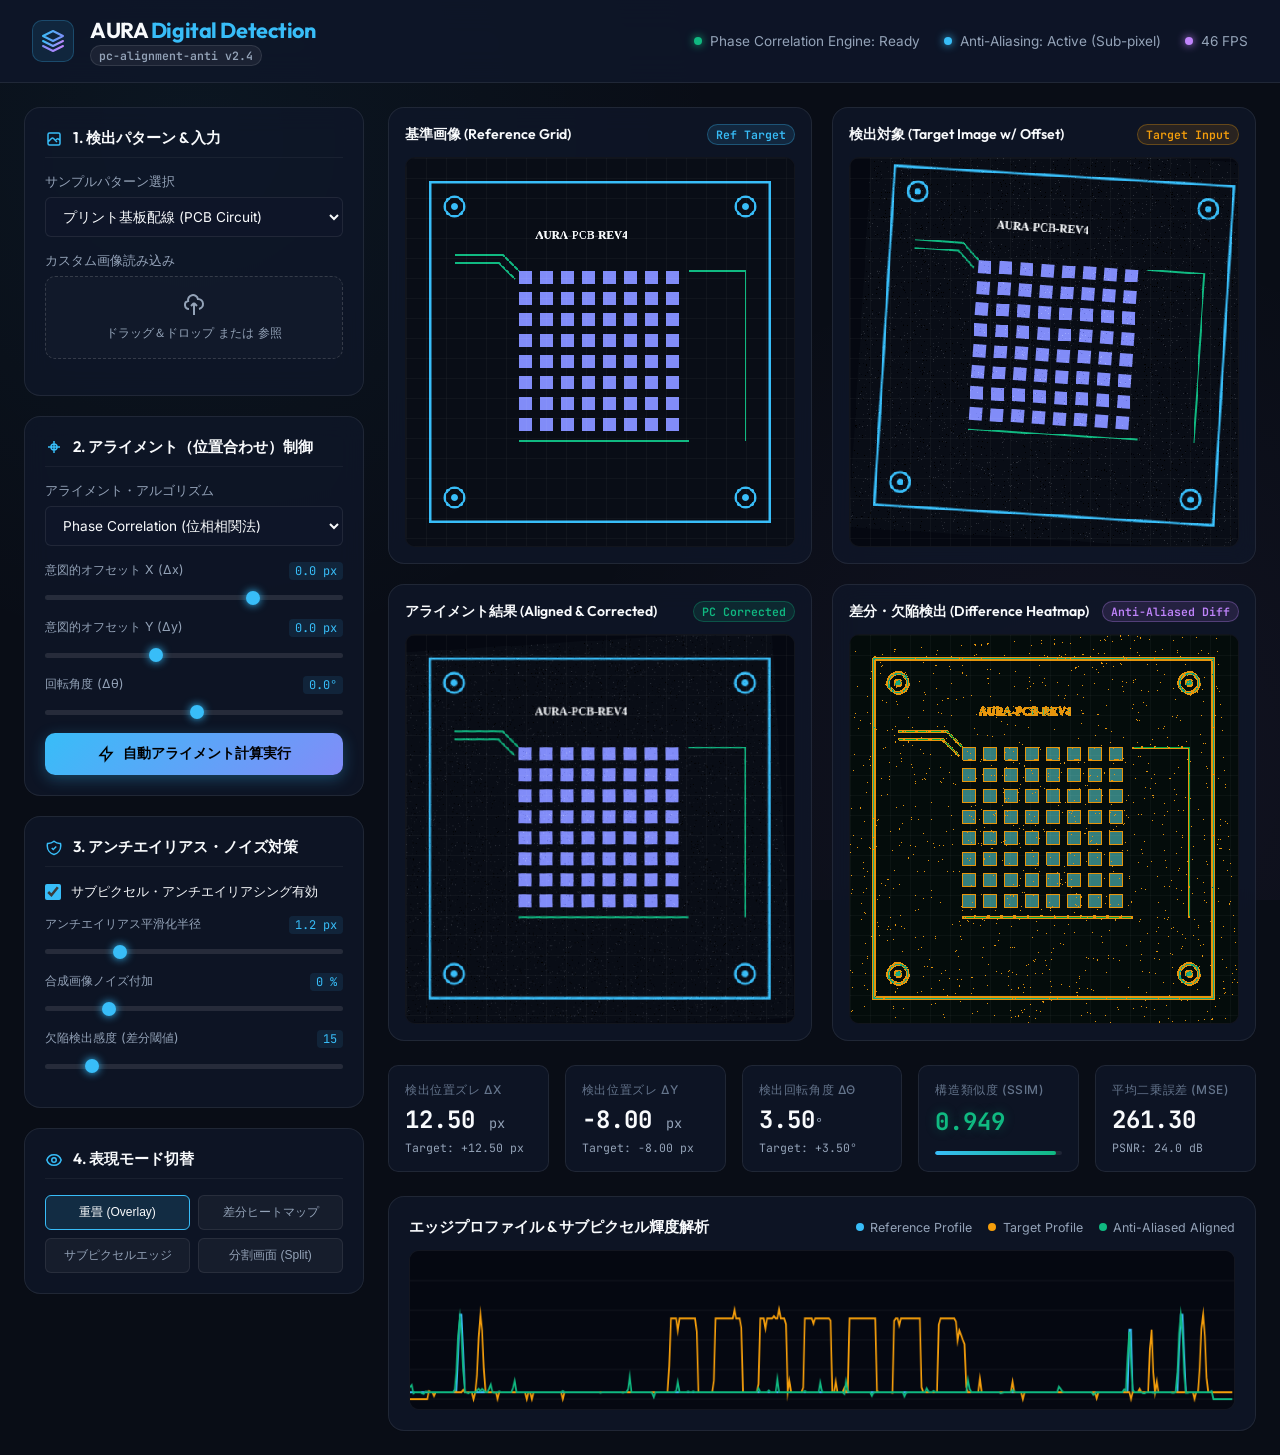
<file: index.html>
<!DOCTYPE html>
<html lang="ja">
<head>
  <meta charset="UTF-8">
  <meta name="viewport" content="width=device-width, initial-scale=1.0">
  <title>AURA Digital Detection - PC Alignment & Anti-Aliasing Engine</title>
  <link rel="preconnect" href="https://fonts.googleapis.com">
  <link rel="preconnect" href="https://fonts.gstatic.com" crossorigin>
  <link href="https://fonts.googleapis.com/css2?family=Inter:wght@300;400;500;600;700&family=JetBrains+Mono:wght@400;500;700&family=Outfit:wght@400;600;700&display=swap" rel="stylesheet">
  <link rel="stylesheet" href="style.css">
</head>
<body>
  <div class="app-container">
    <!-- Header -->
    <header class="app-header">
      <div class="logo-area">
        <div class="logo-icon">
          <svg width="24" height="24" viewBox="0 0 24 24" fill="none" xmlns="http://www.w3.org/2000/svg">
            <path d="M12 2L2 7L12 12L22 7L12 2Z" stroke="url(#paint0_linear)" stroke-width="2" stroke-linecap="round" stroke-linejoin="round"/>
            <path d="M2 17L12 22L22 17" stroke="url(#paint1_linear)" stroke-width="2" stroke-linecap="round" stroke-linejoin="round"/>
            <path d="M2 12L12 17L22 12" stroke="url(#paint2_linear)" stroke-width="2" stroke-linecap="round" stroke-linejoin="round"/>
            <defs>
              <linearGradient id="paint0_linear" x1="2" y1="2" x2="22" y2="12" gradientUnits="userSpaceOnUse">
                <stop stop-color="#38BDF8"/>
                <stop offset="1" stop-color="#818CF8"/>
              </linearGradient>
              <linearGradient id="paint1_linear" x1="2" y1="17" x2="22" y2="22" gradientUnits="userSpaceOnUse">
                <stop stop-color="#818CF8"/>
                <stop offset="1" stop-color="#C084FC"/>
              </linearGradient>
              <linearGradient id="paint2_linear" x1="2" y1="12" x2="22" y2="17" gradientUnits="userSpaceOnUse">
                <stop stop-color="#38BDF8"/>
                <stop offset="1" stop-color="#C084FC"/>
              </linearGradient>
            </defs>
          </svg>
        </div>
        <div class="logo-text">
          <h1>AURA <span>Digital Detection</span></h1>
          <span class="badge">pc-alignment-anti v2.4</span>
        </div>
      </div>

      <div class="status-bar">
        <div class="status-item">
          <span class="status-dot green"></span>
          <span>Phase Correlation Engine: Ready</span>
        </div>
        <div class="status-item">
          <span class="status-dot blue"></span>
          <span>Anti-Aliasing: Active (Sub-pixel)</span>
        </div>
        <div class="status-item">
          <span class="status-dot purple"></span>
          <span id="fpsCounter">60 FPS</span>
        </div>
      </div>
    </header>

    <!-- Main Workspace -->
    <div class="main-layout">
      <!-- Sidebar Controls -->
      <aside class="sidebar">
        <!-- Input & Pattern Panel -->
        <section class="panel">
          <h3 class="panel-title">
            <svg class="panel-icon" viewBox="0 0 24 24" fill="none" stroke="currentColor" stroke-width="2"><path d="M4 16l4.586-4.586a2 2 0 012.828 0L16 16m-2-2l1.586-1.586a2 2 0 012.828 0L20 14m-6-6h.01M6 20h12a2 2 0 002-2V6a2 2 0 00-2-2H6a2 2 0 00-2 2v12a2 2 0 002 2z"/></svg>
            1. 検出パターン & 入力
          </h3>
          <div class="control-group">
            <label for="patternSelect">サンプルパターン選択</label>
            <select id="patternSelect" class="styled-select">
              <option value="pcb">プリント基板配線 (PCB Circuit)</option>
              <option value="grid">光学アライメントグリッド (Optical Grid)</option>
              <option value="dots">高密度点群アライメント (Point Cloud)</option>
              <option value="semiconductor">半導体ウェハパターン (Wafer Die)</option>
            </select>
          </div>

          <div class="control-group">
            <label>カスタム画像読み込み</label>
            <div class="file-dropzone" id="dropzone">
              <input type="file" id="fileInput" accept="image/*" class="file-input">
              <svg width="24" height="24" viewBox="0 0 24 24" fill="none" stroke="currentColor" stroke-width="2"><path d="M7 16a4 4 0 01-.88-7.903A5 5 0 1115.9 6L16 6a5 5 0 011 9.9M15 13l-3-3m0 0l-3 3m3-3v12"/></svg>
              <span>ドラッグ＆ドロップ または 参照</span>
            </div>
          </div>
        </section>

        <!-- Alignment Engine Panel -->
        <section class="panel">
          <h3 class="panel-title">
            <svg class="panel-icon" viewBox="0 0 24 24" fill="none" stroke="currentColor" stroke-width="2"><path d="M12 4v16m8-8H4m12 0a4 4 0 11-8 0 4 4 0 018 0z"/></svg>
            2. アライメント（位置合わせ）制御
          </h3>
          <div class="control-group">
            <label for="algorithmSelect">アライメント・アルゴリズム</label>
            <select id="algorithmSelect" class="styled-select">
              <option value="phase_correlation">Phase Correlation (位相相関法)</option>
              <option value="pca_pointcloud">PCA Point Cloud Alignment (主成分点群法)</option>
              <option value="feature_matching">Feature Intensity Search (特徴量探索)</option>
            </select>
          </div>

          <div class="slider-group">
            <div class="slider-header">
              <label for="shiftXSlider">意図的オフセット X (&Delta;x)</label>
              <span id="shiftXVal" class="val-badge">0.0 px</span>
            </div>
            <input type="range" id="shiftXSlider" min="-30" max="30" step="0.5" value="12.5">
          </div>

          <div class="slider-group">
            <div class="slider-header">
              <label for="shiftYSlider">意図的オフセット Y (&Delta;y)</label>
              <span id="shiftYVal" class="val-badge">0.0 px</span>
            </div>
            <input type="range" id="shiftYSlider" min="-30" max="30" step="0.5" value="-8.0">
          </div>

          <div class="slider-group">
            <div class="slider-header">
              <label for="rotationSlider">回転角度 (&Delta;&theta;)</label>
              <span id="rotationVal" class="val-badge">0.0&deg;</span>
            </div>
            <input type="range" id="rotationSlider" min="-180" max="180" step="0.5" value="3.5">
          </div>

          <button id="btnAutoAlign" class="btn btn-primary">
            <svg width="18" height="18" viewBox="0 0 24 24" fill="none" stroke="currentColor" stroke-width="2"><path d="M13 10V3L4 14h7v7l9-11h-7z"/></svg>
            自動アライメント計算実行
          </button>
        </section>

        <!-- Anti-Aliasing & Noise Filter Panel -->
        <section class="panel">
          <h3 class="panel-title">
            <svg class="panel-icon" viewBox="0 0 24 24" fill="none" stroke="currentColor" stroke-width="2"><path d="M9 12l2 2 4-4m5.618-4.016A11.955 11.955 0 0112 2.944a11.955 11.955 0 01-8.618 3.04A12.02 12.02 0 003 9c0 5.591 3.824 10.29 9 11.622 5.176-1.332 9-6.03 9-11.622 0-1.042-.133-2.052-.382-3.016z"/></svg>
            3. アンチエイリアス・ノイズ対策
          </h3>
          
          <div class="checkbox-group">
            <input type="checkbox" id="chkAntiAliasing" checked>
            <label for="chkAntiAliasing">サブピクセル・アンチエイリアシング有効</label>
          </div>

          <div class="slider-group">
            <div class="slider-header">
              <label for="blurRadiusSlider">アンチエイリアス平滑化半径</label>
              <span id="blurRadiusVal" class="val-badge">1.2 px</span>
            </div>
            <input type="range" id="blurRadiusSlider" min="0" max="5" step="0.1" value="1.2">
          </div>

          <div class="slider-group">
            <div class="slider-header">
              <label for="noiseLevelSlider">合成画像ノイズ付加</label>
              <span id="noiseLevelVal" class="val-badge">0 %</span>
            </div>
            <input type="range" id="noiseLevelSlider" min="0" max="25" step="1" value="5">
          </div>

          <div class="slider-group">
            <div class="slider-header">
              <label for="diffThresholdSlider">欠陥検出感度 (差分閾値)</label>
              <span id="diffThresholdVal" class="val-badge">15</span>
            </div>
            <input type="range" id="diffThresholdSlider" min="1" max="100" step="1" value="15">
          </div>
        </section>

        <!-- View Mode Panel -->
        <section class="panel">
          <h3 class="panel-title">
            <svg class="panel-icon" viewBox="0 0 24 24" fill="none" stroke="currentColor" stroke-width="2"><path d="M15 12a3 3 0 11-6 0 3 3 0 016 0z"/><path d="M2.458 12C3.732 7.943 7.523 5 12 5c4.478 0 8.268 2.943 9.542 7-1.274 4.057-5.064 7-9.542 7-4.477 0-8.268-2.943-9.542-7z"/></svg>
            4. 表現モード切替
          </h3>
          <div class="view-mode-buttons">
            <button class="btn-mode active" data-mode="overlay">重畳 (Overlay)</button>
            <button class="btn-mode" data-mode="diff">差分ヒートマップ</button>
            <button class="btn-mode" data-mode="subpixel">サブピクセルエッジ</button>
            <button class="btn-mode" data-mode="split">分割画面 (Split)</button>
          </div>
        </section>
      </aside>

      <!-- Main Display & Analytics Container -->
      <main class="content-area">
        <!-- Display Viewports Grid -->
        <div class="viewports-grid">
          <!-- Viewport 1: Reference -->
          <div class="viewport-card">
            <div class="card-header">
              <span class="card-title">基準画像 (Reference Grid)</span>
              <span class="badge blue">Ref Target</span>
            </div>
            <div class="canvas-wrapper">
              <canvas id="canvasRef" width="480" height="480"></canvas>
            </div>
          </div>

          <!-- Viewport 2: Target / Shifted -->
          <div class="viewport-card">
            <div class="card-header">
              <span class="card-title">検出対象 (Target Image w/ Offset)</span>
              <span class="badge amber">Target Input</span>
            </div>
            <div class="canvas-wrapper">
              <canvas id="canvasTarget" width="480" height="480"></canvas>
            </div>
          </div>

          <!-- Viewport 3: Aligned Result -->
          <div class="viewport-card">
            <div class="card-header">
              <span class="card-title">アライメント結果 (Aligned & Corrected)</span>
              <span class="badge green" id="alignedBadge">PC Corrected</span>
            </div>
            <div class="canvas-wrapper">
              <canvas id="canvasAligned" width="480" height="480"></canvas>
            </div>
          </div>

          <!-- Viewport 4: Difference / Heatmap -->
          <div class="viewport-card">
            <div class="card-header">
              <span class="card-title">差分・欠陥検出 (Difference Heatmap)</span>
              <span class="badge purple">Anti-Aliased Diff</span>
            </div>
            <div class="canvas-wrapper">
              <canvas id="canvasDiff" width="480" height="480"></canvas>
            </div>
          </div>
        </div>

        <!-- Metrics Dashboard -->
        <section class="metrics-section">
          <div class="metric-card">
            <div class="metric-label">検出位置ズレ &Delta;X</div>
            <div class="metric-value" id="metricDeltaX">0.00 <span class="unit">px</span></div>
            <div class="metric-sub" id="subDeltaX">Target: +12.50 px</div>
          </div>

          <div class="metric-card">
            <div class="metric-label">検出位置ズレ &Delta;Y</div>
            <div class="metric-value" id="metricDeltaY">0.00 <span class="unit">px</span></div>
            <div class="metric-sub" id="subDeltaY">Target: -8.00 px</div>
          </div>

          <div class="metric-card">
            <div class="metric-label">検出回転角度 &Delta;&theta;</div>
            <div class="metric-value" id="metricDeltaTheta">0.00<span class="unit">&deg;</span></div>
            <div class="metric-sub" id="subDeltaTheta">Target: +3.50&deg;</div>
          </div>

          <div class="metric-card">
            <div class="metric-label">構造類似度 (SSIM)</div>
            <div class="metric-value highlight" id="metricSSIM">0.998</div>
            <div class="metric-progress">
              <div class="progress-bar" id="barSSIM" style="width: 99.8%;"></div>
            </div>
          </div>

          <div class="metric-card">
            <div class="metric-label">平均二乗誤差 (MSE)</div>
            <div class="metric-value" id="metricMSE">0.12</div>
            <div class="metric-sub">PSNR: <span id="metricPSNR">37.4 dB</span></div>
          </div>
        </section>

        <!-- Dynamic Profile Graph & Analysis -->
        <section class="analysis-panel">
          <div class="analysis-header">
            <h3>エッジプロファイル & サブピクセル輝度解析</h3>
            <div class="legend">
              <span class="legend-item"><span class="dot ref"></span> Reference Profile</span>
              <span class="legend-item"><span class="dot target"></span> Target Profile</span>
              <span class="legend-item"><span class="dot aligned"></span> Anti-Aliased Aligned</span>
            </div>
          </div>
          <div class="graph-wrapper">
            <canvas id="graphCanvas" width="980" height="160"></canvas>
          </div>
        </section>
      </main>
    </div>
  </div>

  <script src="app.js"></script>
</body>
</html>
</file>
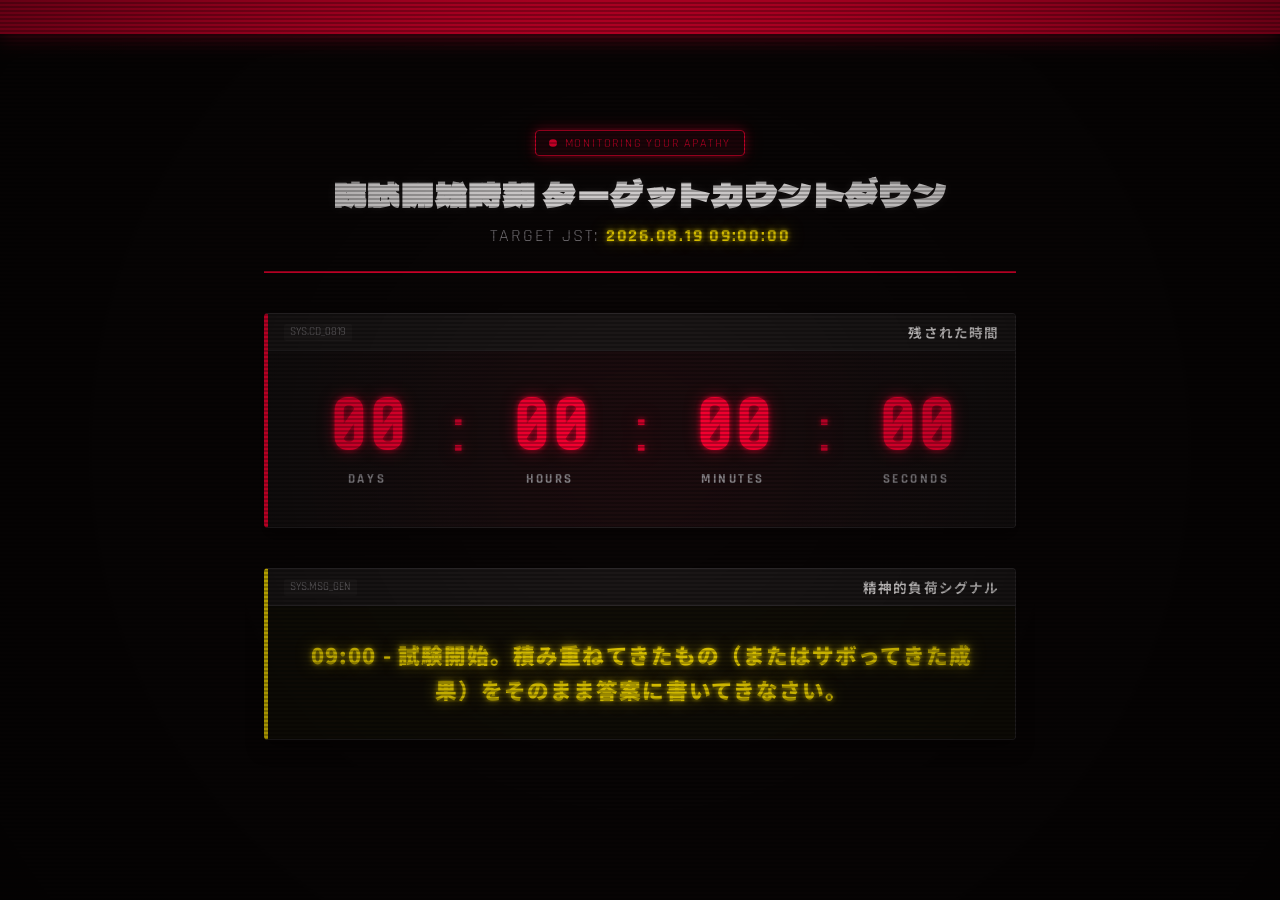
<file: countdown-app/index.html>
<!DOCTYPE html>
<html lang="ja">
<head>
    <meta charset="UTF-8">
    <meta name="viewport" content="width=device-width, initial-scale=1.0">
    <title>【警告】現実直視カウントダウンシステム</title>
    <meta name="description" content="2026年8月19日 院試開始に向けた現実突きつけカウントダウン。ライバルは今も勉強しています。">
    <!-- Google Fonts for Cyberpunk typography -->
    <link rel="preconnect" href="https://fonts.googleapis.com">
    <link rel="preconnect" href="https://fonts.gstatic.com" crossorigin>
    <link href="https://fonts.googleapis.com/css2?family=Dela+Gothic+One&family=Noto+Sans+JP:wght@400;700;900&family=Rajdhani:wght@600;700&family=Share+Tech+Mono&display=swap" rel="stylesheet">
    <link rel="stylesheet" href="style.css">
</head>
<body class="cyber-theme">
    <!-- CRT scanlines and flicker overlay for cyberpunk vibe -->
    <div class="crt-overlay" aria-hidden="true"></div>
    <div class="glitch-ambient" aria-hidden="true"></div>

    <!-- Header Warning Bar -->
    <header class="warning-ticker-bar" id="warning-header">
        <div class="ticker-wrap">
            <div class="ticker">
                <span class="warning-tag">[CRITICAL WARNING]</span> あなたの志望校の合格枠は増えません。他人がサボることを期待するな。&nbsp;&nbsp;&nbsp;&nbsp;&nbsp;&nbsp;
                <span class="warning-tag">[SYSTEM STATUS: DANGER]</span> 刻一刻とライバルとの差が開いています。&nbsp;&nbsp;&nbsp;&nbsp;&nbsp;&nbsp;
                <span class="warning-tag">[CRITICAL WARNING]</span> あなたの志望校の合格枠は増えません。他人がサボることを期待するな。&nbsp;&nbsp;&nbsp;&nbsp;&nbsp;&nbsp;
                <span class="warning-tag">[SYSTEM STATUS: DANGER]</span> 刻一刻とライバルとの差が開いています。&nbsp;&nbsp;&nbsp;&nbsp;&nbsp;&nbsp;
            </div>
        </div>
    </header>

    <!-- Main App Container -->
    <main class="app-container">
        <!-- System Title Block -->
        <section class="system-title-section">
            <div class="system-status-indicator">
                <span class="blink-dot"></span>
                <span class="status-text">MONITORING YOUR APATHY</span>
            </div>
            <h1 class="main-title">院試開始時刻 ターゲットカウントダウン</h1>
            <p class="target-date-label">TARGET JST: <span class="highlight-yellow">2026.08.19 09:00:00</span></p>
        </section>

        <!-- Countdown Timer Card -->
        <section class="card countdown-card">
            <div class="card-header">
                <span class="card-id">SYS.CD_0819</span>
                <h2>残された時間</h2>
            </div>
            <div class="timer-display">
                <div class="time-block">
                    <span class="time-num" id="timer-days">--</span>
                    <span class="time-unit">DAYS</span>
                </div>
                <div class="time-separator">:</div>
                <div class="time-block">
                    <span class="time-num" id="timer-hours">--</span>
                    <span class="time-unit">HOURS</span>
                </div>
                <div class="time-separator">:</div>
                <div class="time-block">
                    <span class="time-num" id="timer-minutes">--</span>
                    <span class="time-unit">MINUTES</span>
                </div>
                <div class="time-separator">:</div>
                <div class="time-block">
                    <span class="time-num" id="timer-seconds">--</span>
                    <span class="time-unit">SECONDS</span>
                </div>
            </div>
        </section>

        <!-- Threat Messages Card -->
        <section class="card message-card">
            <div class="card-header">
                <span class="card-id">SYS.MSG_GEN</span>
                <h2>精神的負荷シグナル</h2>
            </div>
            <div class="message-content">
                <p id="threat-message" class="threat-text">システム初期化中...</p>
            </div>
        </section>



    <script src="app.js"></script>
</body>
</html>
</file>
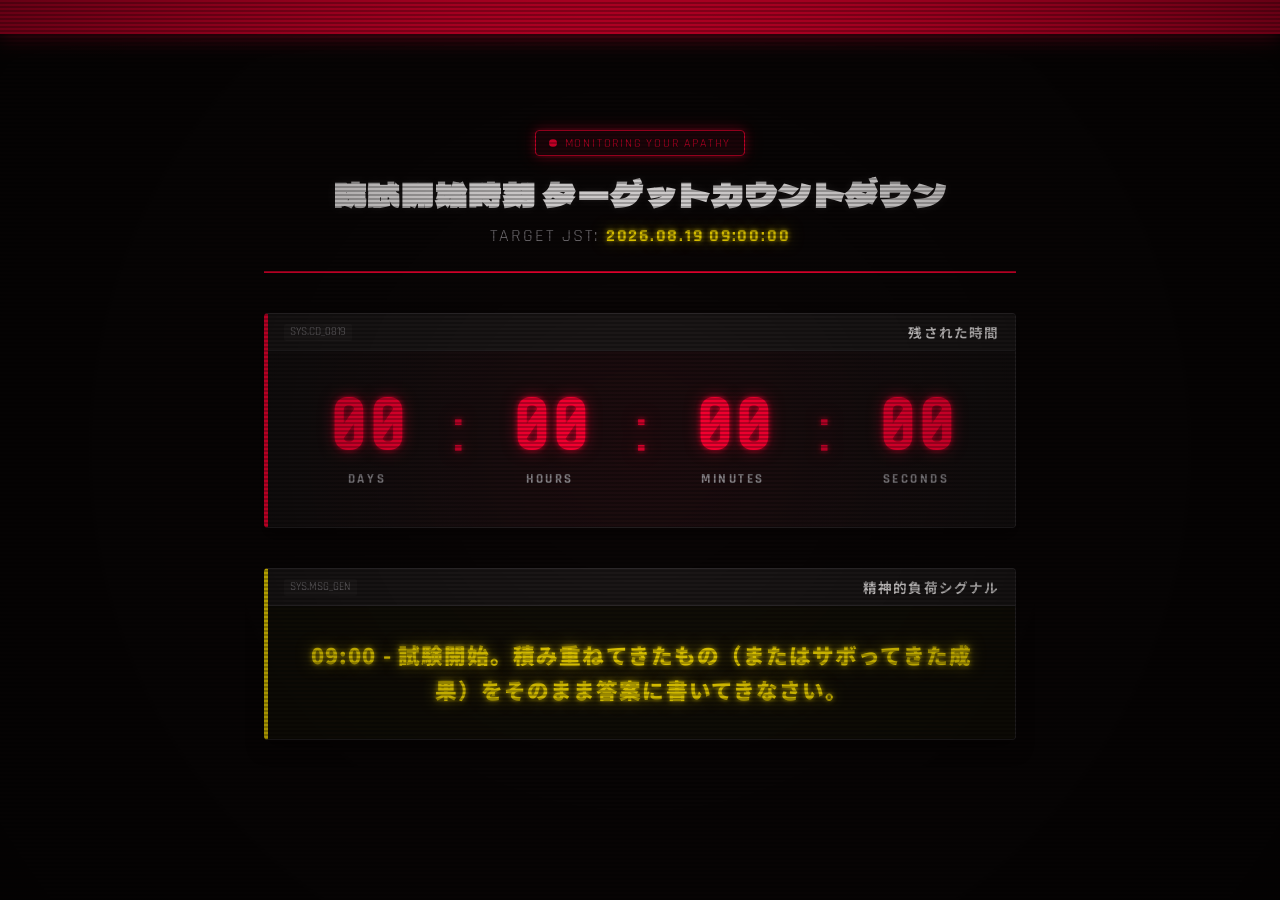
<file: countdown-app/index_standalone.html>
<!DOCTYPE html>
<html lang="ja">
<head>
    <meta charset="UTF-8">
    <meta name="viewport" content="width=device-width, initial-scale=1.0">
    <title>【警告】現実直視カウントダウンシステム</title>
    <meta name="description" content="2026年8月19日 院試開始に向けた現実突きつけカウントダウン。ライバルは今も勉強しています。">
    <!-- Google Fonts for Cyberpunk typography -->
    <link rel="preconnect" href="https://fonts.googleapis.com">
    <link rel="preconnect" href="https://fonts.gstatic.com" crossorigin>
    <link href="https://fonts.googleapis.com/css2?family=Dela+Gothic+One&family=Noto+Sans+JP:wght@400;700;900&family=Rajdhani:wght@600;700&family=Share+Tech+Mono&display=swap" rel="stylesheet">
    <style>
        /* Base Reset & Variables */
        :root {
            --bg-primary: #070707;
            --bg-card: #121212;
            --bg-card-header: #1a1a1a;
            --color-danger: #FF0033;
            --color-warning: #FFE600;
            --color-text-primary: #E5E5E5;
            --color-text-secondary: #8E8E93;
            --color-border: #2C2C2E;
            
            --shadow-danger-glow: 0 0 10px rgba(255, 0, 51, 0.4), 0 0 20px rgba(255, 0, 51, 0.2);
            --shadow-warning-glow: 0 0 10px rgba(255, 230, 0, 0.4), 0 0 20px rgba(255, 230, 0, 0.2);
            --glow-text-danger: 0 0 5px rgba(255, 0, 51, 0.8), 0 0 15px rgba(255, 0, 51, 0.5);
            --glow-text-warning: 0 0 5px rgba(255, 230, 0, 0.8), 0 0 15px rgba(255, 230, 0, 0.5);

            --font-digit: 'Share Tech Mono', monospace;
            --font-title: 'Dela Gothic One', sans-serif;
            --font-cyber: 'Rajdhani', sans-serif;
            --font-base: 'Noto Sans JP', sans-serif;
        }

        * {
            box-sizing: border-box;
            margin: 0;
            padding: 0;
        }

        body.cyber-theme {
            background-color: var(--bg-primary);
            color: var(--color-text-primary);
            font-family: var(--font-base);
            min-height: 100vh;
            display: flex;
            flex-direction: column;
            overflow-x: hidden;
            position: relative;
        }

        /* CRT Scanline Overlay Effect */
        .crt-overlay {
            position: fixed;
            top: 0;
            left: 0;
            width: 100%;
            height: 100%;
            background: linear-gradient(
                rgba(18, 16, 16, 0) 50%, 
                rgba(0, 0, 0, 0.25) 50%
            );
            background-size: 100% 4px;
            z-index: 9999;
            pointer-events: none;
        }

        .crt-overlay::after {
            content: " ";
            display: block;
            position: absolute;
            top: 0; left: 0; bottom: 0; right: 0;
            background: radial-gradient(circle, rgba(18,16,16,0) 0%, rgba(0,0,0,0.6) 100%);
            pointer-events: none;
        }

        /* Ambient Screen Flicker */
        @keyframes screen-flicker {
            0% { opacity: 0.98; }
            50% { opacity: 1; }
            100% { opacity: 0.99; }
        }

        .glitch-ambient {
            position: fixed;
            top: 0; left: 0; width: 100%; height: 100%;
            background: rgba(255, 0, 51, 0.015);
            z-index: 9998;
            pointer-events: none;
            animation: screen-flicker 0.15s infinite;
        }

        /* Header Warning Bar (Marquee Ticker) */
        .warning-ticker-bar {
            background-color: var(--color-danger);
            color: #FFFFFF;
            font-family: var(--font-cyber);
            font-weight: 700;
            font-size: 0.85rem;
            letter-spacing: 0.1em;
            padding: 0.5rem 0;
            position: fixed;
            top: 0;
            left: 0;
            width: 100%;
            z-index: 1000;
            box-shadow: 0 4px 20px rgba(255, 0, 51, 0.5);
            text-transform: uppercase;
        }

        .ticker-wrap {
            width: 100%;
            overflow: hidden;
        }

        .ticker {
            display: inline-block;
            white-space: nowrap;
            animation: marquee 25s linear infinite;
            padding-left: 100%;
        }

        .warning-tag {
            background-color: #000;
            color: var(--color-warning);
            padding: 0.1rem 0.4rem;
            margin-right: 0.5rem;
            font-size: 0.75rem;
            border-radius: 2px;
        }

        @keyframes marquee {
            0% { transform: translate3d(0, 0, 0); }
            100% { transform: translate3d(-100%, 0, 0); }
        }

        /* App Main Container */
        .app-container {
            max-width: 800px;
            width: 100%;
            margin: 6rem auto 2rem auto;
            padding: 2rem 1.5rem;
            display: flex;
            flex-direction: column;
            gap: 2.5rem;
            flex-grow: 1;
        }

        /* System Title Block */
        .system-title-section {
            text-align: center;
            border-bottom: 2px solid var(--color-danger);
            padding-bottom: 1.5rem;
            position: relative;
        }

        .system-status-indicator {
            display: inline-flex;
            align-items: center;
            gap: 0.5rem;
            background: rgba(255, 0, 51, 0.1);
            border: 1px solid var(--color-danger);
            padding: 0.3rem 0.8rem;
            border-radius: 4px;
            margin-bottom: 1rem;
            font-family: var(--font-cyber);
            font-size: 0.75rem;
            letter-spacing: 0.15em;
            color: var(--color-danger);
            box-shadow: var(--shadow-danger-glow);
        }

        .blink-dot {
            width: 8px;
            height: 8px;
            background-color: var(--color-danger);
            border-radius: 50%;
            animation: pulse 1s infinite alternate;
        }

        @keyframes pulse {
            0% { opacity: 0.3; transform: scale(0.9); }
            100% { opacity: 1; transform: scale(1.2); }
        }

        .main-title {
            font-family: var(--font-title);
            font-size: 2rem;
            color: #FFFFFF;
            letter-spacing: 0.05em;
            text-shadow: 0 0 10px rgba(255, 255, 255, 0.1);
            margin-bottom: 0.5rem;
            line-height: 1.4;
        }

        .target-date-label {
            font-family: var(--font-cyber);
            font-size: 1.1rem;
            color: var(--color-text-secondary);
            letter-spacing: 0.1em;
        }

        .highlight-yellow {
            color: var(--color-warning);
            font-weight: 700;
            text-shadow: var(--glow-text-warning);
        }

        /* Card Component (Sci-Fi Border Style) */
        .card {
            background-color: var(--bg-card);
            border: 1px solid var(--color-border);
            border-left: 4px solid var(--color-border);
            border-radius: 4px;
            box-shadow: 0 8px 16px rgba(0, 0, 0, 0.5);
            display: flex;
            flex-direction: column;
            overflow: hidden;
            position: relative;
            transition: border-color 0.3s ease, box-shadow 0.3s ease;
        }

        .card:hover {
            border-color: var(--color-danger);
            box-shadow: 0 8px 24px rgba(255, 0, 51, 0.15);
        }

        .card-header {
            background-color: var(--bg-card-header);
            border-bottom: 1px solid var(--color-border);
            padding: 0.5rem 1rem;
            display: flex;
            justify-content: space-between;
            align-items: center;
        }

        .card-header h2 {
            font-size: 0.85rem;
            font-weight: 700;
            color: var(--color-text-primary);
            letter-spacing: 0.08em;
            text-transform: uppercase;
        }

        .card-id {
            font-family: var(--font-cyber);
            font-size: 0.7rem;
            color: var(--color-text-secondary);
            background: rgba(255, 255, 255, 0.03);
            padding: 0.1rem 0.4rem;
            border-radius: 2px;
        }

        /* Countdown Card Specifics */
        .countdown-card {
            border-left-color: var(--color-danger);
        }

        .timer-display {
            padding: 2.5rem 1rem;
            display: flex;
            justify-content: center;
            align-items: center;
            gap: 1.5rem;
            background: radial-gradient(circle at center, #1b0c0f 0%, #121212 100%);
        }

        .time-block {
            display: flex;
            flex-direction: column;
            align-items: center;
            min-width: 100px;
        }

        .time-num {
            font-family: var(--font-digit);
            font-size: 4.5rem;
            font-weight: 700;
            color: var(--color-danger);
            text-shadow: var(--glow-text-danger);
            line-height: 1;
        }

        .time-unit {
            font-family: var(--font-cyber);
            font-size: 0.8rem;
            font-weight: 700;
            color: var(--color-text-secondary);
            margin-top: 0.5rem;
            letter-spacing: 0.2em;
        }

        .time-separator {
            font-family: var(--font-digit);
            font-size: 4rem;
            color: var(--color-danger);
            opacity: 0.8;
            text-shadow: var(--glow-text-danger);
            margin-top: -1.2rem;
            animation: blink-separator 1s infinite steps(2);
        }

        @keyframes blink-separator {
            0% { opacity: 0.1; }
            50% { opacity: 0.9; }
        }

        /* Threat Message Card Specifics */
        .message-card {
            border-left-color: var(--color-warning);
        }

        .message-card:hover {
            border-color: var(--color-warning);
            box-shadow: 0 8px 24px rgba(255, 230, 0, 0.15);
        }

        .message-content {
            padding: 2rem;
            text-align: center;
            min-height: 120px;
            display: flex;
            align-items: center;
            justify-content: center;
            background: #0f1008;
        }

        .threat-text {
            font-family: var(--font-base);
            font-size: 1.35rem;
            font-weight: 900;
            color: var(--color-warning);
            text-shadow: var(--glow-text-warning);
            letter-spacing: 0.05em;
            line-height: 1.6;
            transition: opacity 0.3s ease;
        }

        /* Responsive Scaling */
        @media (max-width: 900px) {
            .timer-display {
                gap: 0.8rem;
                padding: 2rem 0.5rem;
            }
            
            .time-block {
                min-width: 70px;
            }
            
            .time-num {
                font-size: 3rem;
            }
            
            .time-separator {
                font-size: 2.5rem;
            }
        }

        @media (max-width: 600px) {
            .main-title {
                font-size: 1.4rem;
            }
            
            .timer-display {
                gap: 0.4rem;
                flex-wrap: wrap;
            }
            
            .time-block {
                min-width: 60px;
            }
            
            .time-num {
                font-size: 2.2rem;
            }
            
            .time-separator {
                font-size: 1.8rem;
                display: none; /* Hide colons on narrow screens */
            }
            
            .threat-text {
                font-size: 1.1rem;
            }
        }
    </style>
</head>
<body class="cyber-theme">
    <!-- CRT scanlines and flicker overlay for cyberpunk vibe -->
    <div class="crt-overlay" aria-hidden="true"></div>
    <div class="glitch-ambient" aria-hidden="true"></div>

    <!-- Header Warning Bar -->
    <header class="warning-ticker-bar" id="warning-header">
        <div class="ticker-wrap">
            <div class="ticker">
                <span class="warning-tag">[CRITICAL WARNING]</span> あなたの志望校の合格枠は増えません。他人がサボることを期待するな。&nbsp;&nbsp;&nbsp;&nbsp;&nbsp;&nbsp;
                <span class="warning-tag">[SYSTEM STATUS: DANGER]</span> 刻一刻とライバルとの差が開いています。&nbsp;&nbsp;&nbsp;&nbsp;&nbsp;&nbsp;
                <span class="warning-tag">[CRITICAL WARNING]</span> あなたの志望校の合格枠は増えません。他人がサボることを期待するな。&nbsp;&nbsp;&nbsp;&nbsp;&nbsp;&nbsp;
                <span class="warning-tag">[SYSTEM STATUS: DANGER]</span> 刻一刻とライバルとの差が開いています。&nbsp;&nbsp;&nbsp;&nbsp;&nbsp;&nbsp;
            </div>
        </div>
    </header>

    <!-- Main App Container -->
    <main class="app-container">
        <!-- System Title Block -->
        <section class="system-title-section">
            <div class="system-status-indicator">
                <span class="blink-dot"></span>
                <span class="status-text">MONITORING YOUR APATHY</span>
            </div>
            <h1 class="main-title">院試開始時刻 ターゲットカウントダウン</h1>
            <p class="target-date-label">TARGET JST: <span class="highlight-yellow">2026.08.19 09:00:00</span></p>
        </section>

        <!-- Countdown Timer Card -->
        <section class="card countdown-card">
            <div class="card-header">
                <span class="card-id">SYS.CD_0819</span>
                <h2>残された時間</h2>
            </div>
            <div class="timer-display">
                <div class="time-block">
                    <span class="time-num" id="timer-days">--</span>
                    <span class="time-unit">DAYS</span>
                </div>
                <div class="time-separator">:</div>
                <div class="time-block">
                    <span class="time-num" id="timer-hours">--</span>
                    <span class="time-unit">HOURS</span>
                </div>
                <div class="time-separator">:</div>
                <div class="time-block">
                    <span class="time-num" id="timer-minutes">--</span>
                    <span class="time-unit">MINUTES</span>
                </div>
                <div class="time-separator">:</div>
                <div class="time-block">
                    <span class="time-num" id="timer-seconds">--</span>
                    <span class="time-unit">SECONDS</span>
                </div>
            </div>
        </section>

        <!-- Threat Messages Card -->
        <section class="card message-card">
            <div class="card-header">
                <span class="card-id">SYS.MSG_GEN</span>
                <h2>精神的負荷シグナル</h2>
            </div>
            <div class="message-content">
                <p id="threat-message" class="threat-text">システム初期化中...</p>
            </div>
        </section>
    </main>

    <!-- Script Block -->
    <script>
        // Target Date: 2026-08-19 09:00:00 JST (UTC+9)
        // Set using Date.UTC to guarantee 100% cross-platform compatibility (iOS/Safari)
        const targetDate = new Date(Date.UTC(2026, 7, 19, 0, 0, 0));

        // Threat messages array
        const threatMessages = [
            "「まだ時間がある」と思ったあなた、過去問は何年分解きました？",
            "サイトを更新しても残り時間は増えませんよ。",
            "全落ちした後の言い訳、もう考え始めましたか？",
            "ライバルは今、あなたがこのメッセージを読んでいる間にも新しい知識を蓄えています。",
            "諦めて就活しますか？それともサボり続けて浪費しますか？",
            "あなたの「明日から本気出す」は、何回裏切られましたか？",
            "睡眠、スマホ、休憩。それらをすべて引いて、本当に合格できると信じていますか？",
            "合格発表の日、自分の番号がない画面を見つめる心の準備はできていますか？",
            "このタイマーが0になった瞬間、あなたの運命は決定されます。",
            "SNSを見る時間があるのに、公式を覚える時間はないのですか？",
            "「今日くらい休んでも大丈夫」——その妥協が不合格への第一歩です。",
            "ライバルはすでにあなたの遥か先を走っています。"
        ];

        let currentMessageIndex = 0;

        // DOM Elements
        const dDays = document.getElementById('timer-days');
        const dHours = document.getElementById('timer-hours');
        const dMinutes = document.getElementById('timer-minutes');
        const dSeconds = document.getElementById('timer-seconds');
        const threatEl = document.getElementById('threat-message');

        // Format numbers with padding
        function pad(num) {
            return num.toString().padStart(2, '0');
        }

        // Main Countdown Update Logic
        function updateCountdown() {
            const now = new Date();
            const diffMs = targetDate.getTime() - now.getTime();

            // 1. Exam period / post-exam check
            if (diffMs <= 0) {
                dDays.textContent = "00";
                dHours.textContent = "00";
                dMinutes.textContent = "00";
                dSeconds.textContent = "00";
                threatEl.textContent = "09:00 - 試験開始。積み重ねてきたもの（またはサボってきた成果）をそのまま答案に書いてきなさい。";
                return;
            }

            // 2. Normal countdown math
            const diffSeconds = Math.floor(diffMs / 1000);
            const days = Math.floor(diffSeconds / (3600 * 24));
            const hours = Math.floor((diffSeconds % (3600 * 24)) / 3600);
            const minutes = Math.floor((diffSeconds % 3600) / 60);
            const seconds = diffSeconds % 60;

            dDays.textContent = pad(days);
            dHours.textContent = pad(hours);
            dMinutes.textContent = pad(minutes);
            dSeconds.textContent = pad(seconds);

            // 3. Special Warning Messages based on Time
            const morningWindowMs = 3 * 60 * 60 * 1000; // 3 hours before (06:00 to 08:59 JST)
            if (diffMs <= morningWindowMs) {
                threatEl.textContent = "今さら焦っても過去のあなたのサボりは消えません。腹を括りなさい。";
            }
        }

        // Rotate general threat messages every 7 seconds
        function rotateMessage() {
            const now = new Date();
            const diffMs = targetDate.getTime() - now.getTime();
            
            const morningWindowMs = 3 * 60 * 60 * 1000;
            if (diffMs <= morningWindowMs) {
                return;
            }

            threatEl.style.opacity = '0';
            setTimeout(() => {
                currentMessageIndex = (currentMessageIndex + 1) % threatMessages.length;
                threatEl.textContent = threatMessages[currentMessageIndex];
                threatEl.style.opacity = '1';
            }, 300);
        }

        // Visibility API handlers for tab title tracking
        let defaultTitle = "【警告】現実直視カウントダウンシステム";
        document.addEventListener('visibilitychange', () => {
            if (document.hidden) {
                document.title = "[!] 逃げたな？戻れ";
            } else {
                document.title = "[WARNING] 戻ったか。早く勉強しろ。";
                setTimeout(() => {
                    if (!document.hidden) {
                        document.title = defaultTitle;
                    }
                }, 3000);
            }
        });

        // Initialize Page Content
        updateCountdown();
        threatEl.textContent = threatMessages[0];

        // Intervals
        setInterval(updateCountdown, 1000);
        setInterval(rotateMessage, 7000);
    </script>
</body>
</html>
</file>
<file: style.css>
:root {
  --bg-dark: #090D16;
  --panel-bg: rgba(15, 23, 42, 0.75);
  --panel-border: rgba(255, 255, 255, 0.08);
  --panel-border-hover: rgba(56, 189, 248, 0.3);
  
  --text-primary: #F8FAFC;
  --text-secondary: #94A3B8;
  --text-muted: #64748B;
  
  --accent-cyan: #38BDF8;
  --accent-indigo: #818CF8;
  --accent-purple: #C084FC;
  --accent-emerald: #10B981;
  --accent-amber: #F59E0B;
  --accent-rose: #F43F5E;
  
  --font-main: 'Inter', -apple-system, BlinkMacSystemFont, sans-serif;
  --font-heading: 'Outfit', sans-serif;
  --font-mono: 'JetBrains Mono', monospace;
  
  --radius-sm: 6px;
  --radius-md: 10px;
  --radius-lg: 16px;

  --shadow-glow: 0 0 20px rgba(56, 189, 248, 0.15);
}

* {
  box-sizing: border-box;
  margin: 0;
  padding: 0;
}

body {
  background-color: var(--bg-dark);
  color: var(--text-primary);
  font-family: var(--font-main);
  background-image: 
    radial-gradient(circle at 15% 15%, rgba(56, 189, 248, 0.05) 0%, transparent 40%),
    radial-gradient(circle at 85% 85%, rgba(192, 132, 252, 0.05) 0%, transparent 40%);
  background-attachment: fixed;
  min-height: 100vh;
  overflow-x: hidden;
}

/* Layout */
.app-container {
  display: flex;
  flex-direction: column;
  min-height: 100vh;
}

/* Header */
.app-header {
  display: flex;
  justify-content: space-between;
  align-items: center;
  padding: 1rem 2rem;
  background: rgba(15, 23, 42, 0.85);
  backdrop-filter: blur(16px);
  border-bottom: 1px solid var(--panel-border);
  position: sticky;
  top: 0;
  z-index: 100;
}

.logo-area {
  display: flex;
  align-items: center;
  gap: 1rem;
}

.logo-icon {
  width: 42px;
  height: 42px;
  background: rgba(56, 189, 248, 0.1);
  border: 1px solid rgba(56, 189, 248, 0.25);
  border-radius: var(--radius-md);
  display: flex;
  align-items: center;
  justify-content: center;
}

.logo-text h1 {
  font-family: var(--font-heading);
  font-size: 1.35rem;
  font-weight: 700;
  letter-spacing: -0.02em;
}

.logo-text h1 span {
  color: var(--accent-cyan);
}

.badge {
  display: inline-block;
  padding: 2px 8px;
  font-size: 0.72rem;
  font-weight: 600;
  font-family: var(--font-mono);
  border-radius: 12px;
  background: rgba(255, 255, 255, 0.06);
  border: 1px solid rgba(255, 255, 255, 0.1);
  color: var(--text-secondary);
}

.badge.blue { background: rgba(56, 189, 248, 0.12); color: var(--accent-cyan); border-color: rgba(56, 189, 248, 0.3); }
.badge.amber { background: rgba(245, 158, 11, 0.12); color: var(--accent-amber); border-color: rgba(245, 158, 11, 0.3); }
.badge.green { background: rgba(16, 185, 129, 0.12); color: var(--accent-emerald); border-color: rgba(16, 185, 129, 0.3); }
.badge.purple { background: rgba(192, 132, 252, 0.12); color: var(--accent-purple); border-color: rgba(192, 132, 252, 0.3); }

.status-bar {
  display: flex;
  gap: 1.5rem;
  font-size: 0.85rem;
  color: var(--text-secondary);
}

.status-item {
  display: flex;
  align-items: center;
  gap: 0.5rem;
}

.status-dot {
  width: 8px;
  height: 8px;
  border-radius: 50%;
}
.status-dot.green { background-color: var(--accent-emerald); box-shadow: 0 0 8px var(--accent-emerald); }
.status-dot.blue { background-color: var(--accent-cyan); box-shadow: 0 0 8px var(--accent-cyan); }
.status-dot.purple { background-color: var(--accent-purple); box-shadow: 0 0 8px var(--accent-purple); }

/* Main Layout */
.main-layout {
  display: grid;
  grid-template-columns: 340px 1fr;
  gap: 1.5rem;
  padding: 1.5rem;
  flex: 1;
}

/* Sidebar */
.sidebar {
  display: flex;
  flex-direction: column;
  gap: 1.25rem;
}

.panel {
  background: var(--panel-bg);
  backdrop-filter: blur(12px);
  border: 1px solid var(--panel-border);
  border-radius: var(--radius-lg);
  padding: 1.25rem;
  transition: border-color 0.2s ease, box-shadow 0.2s ease;
}

.panel:hover {
  border-color: var(--panel-border-hover);
}

.panel-title {
  font-family: var(--font-heading);
  font-size: 0.95rem;
  font-weight: 600;
  display: flex;
  align-items: center;
  gap: 0.6rem;
  margin-bottom: 1rem;
  color: var(--text-primary);
  border-bottom: 1px solid rgba(255, 255, 255, 0.05);
  padding-bottom: 0.5rem;
}

.panel-icon {
  width: 18px;
  height: 18px;
  color: var(--accent-cyan);
}

/* Controls */
.control-group {
  margin-bottom: 1rem;
  display: flex;
  flex-direction: column;
  gap: 0.4rem;
}

.control-group label {
  font-size: 0.8rem;
  color: var(--text-secondary);
  font-weight: 500;
}

.styled-select {
  width: 100%;
  background: rgba(15, 23, 42, 0.9);
  border: 1px solid var(--panel-border);
  color: var(--text-primary);
  padding: 0.6rem 0.8rem;
  border-radius: var(--radius-sm);
  font-family: var(--font-main);
  font-size: 0.85rem;
  outline: none;
  cursor: pointer;
  transition: all 0.2s;
}

.styled-select:focus {
  border-color: var(--accent-cyan);
  box-shadow: 0 0 0 2px rgba(56, 189, 248, 0.2);
}

.file-dropzone {
  position: relative;
  border: 1.5px dashed rgba(255, 255, 255, 0.15);
  border-radius: var(--radius-md);
  padding: 1rem;
  text-align: center;
  background: rgba(255, 255, 255, 0.02);
  display: flex;
  flex-direction: column;
  align-items: center;
  gap: 0.5rem;
  font-size: 0.78rem;
  color: var(--text-secondary);
  cursor: pointer;
  transition: all 0.2s;
}

.file-dropzone:hover {
  border-color: var(--accent-cyan);
  background: rgba(56, 189, 248, 0.04);
  color: var(--text-primary);
}

.file-input {
  position: absolute;
  top: 0;
  left: 0;
  width: 100%;
  height: 100%;
  opacity: 0;
  cursor: pointer;
}

/* Sliders */
.slider-group {
  margin-bottom: 0.9rem;
}

.slider-header {
  display: flex;
  justify-content: space-between;
  align-items: center;
  margin-bottom: 0.3rem;
}

.slider-header label {
  font-size: 0.78rem;
  color: var(--text-secondary);
}

.val-badge {
  font-family: var(--font-mono);
  font-size: 0.75rem;
  color: var(--accent-cyan);
  background: rgba(56, 189, 248, 0.1);
  padding: 1px 6px;
  border-radius: 4px;
}

input[type="range"] {
  -webkit-appearance: none;
  width: 100%;
  height: 5px;
  border-radius: 3px;
  background: rgba(255, 255, 255, 0.1);
  outline: none;
}

input[type="range"]::-webkit-slider-thumb {
  -webkit-appearance: none;
  width: 14px;
  height: 14px;
  border-radius: 50%;
  background: var(--accent-cyan);
  cursor: pointer;
  box-shadow: 0 0 8px var(--accent-cyan);
  transition: transform 0.1s;
}

input[type="range"]::-webkit-slider-thumb:hover {
  transform: scale(1.2);
}

/* Checkbox */
.checkbox-group {
  display: flex;
  align-items: center;
  gap: 0.6rem;
  margin-bottom: 0.9rem;
  font-size: 0.82rem;
  color: var(--text-primary);
}

.checkbox-group input[type="checkbox"] {
  accent-color: var(--accent-cyan);
  width: 16px;
  height: 16px;
  cursor: pointer;
}

/* Buttons */
.btn {
  width: 100%;
  padding: 0.75rem;
  border-radius: var(--radius-md);
  border: none;
  font-family: var(--font-main);
  font-weight: 600;
  font-size: 0.85rem;
  display: flex;
  align-items: center;
  justify-content: center;
  gap: 0.5rem;
  cursor: pointer;
  transition: all 0.2s ease;
}

.btn-primary {
  background: linear-gradient(135deg, var(--accent-cyan), var(--accent-indigo));
  color: #000;
  box-shadow: 0 4px 15px rgba(56, 189, 248, 0.3);
}

.btn-primary:hover {
  transform: translateY(-1px);
  box-shadow: 0 6px 20px rgba(56, 189, 248, 0.45);
}

.btn-primary:active {
  transform: translateY(0);
}

.view-mode-buttons {
  display: grid;
  grid-template-columns: 1fr 1fr;
  gap: 0.5rem;
}

.btn-mode {
  padding: 0.5rem;
  font-size: 0.75rem;
  background: rgba(255, 255, 255, 0.04);
  border: 1px solid var(--panel-border);
  color: var(--text-secondary);
  border-radius: var(--radius-sm);
  cursor: pointer;
  transition: all 0.2s;
}

.btn-mode.active, .btn-mode:hover {
  background: rgba(56, 189, 248, 0.15);
  border-color: var(--accent-cyan);
  color: var(--text-primary);
}

/* Main Content Area */
.content-area {
  display: flex;
  flex-direction: column;
  gap: 1.5rem;
}

/* Viewports Grid */
.viewports-grid {
  display: grid;
  grid-template-columns: repeat(2, 1fr);
  gap: 1.25rem;
}

.viewport-card {
  background: var(--panel-bg);
  backdrop-filter: blur(12px);
  border: 1px solid var(--panel-border);
  border-radius: var(--radius-lg);
  padding: 1rem;
  display: flex;
  flex-direction: column;
  gap: 0.75rem;
  position: relative;
  overflow: hidden;
}

.card-header {
  display: flex;
  justify-content: space-between;
  align-items: center;
}

.card-title {
  font-family: var(--font-heading);
  font-size: 0.88rem;
  font-weight: 600;
  color: var(--text-primary);
}

.canvas-wrapper {
  position: relative;
  width: 100%;
  aspect-ratio: 1 / 1;
  background: #050811;
  border-radius: var(--radius-md);
  border: 1px solid rgba(255, 255, 255, 0.05);
  overflow: hidden;
  display: flex;
  align-items: center;
  justify-content: center;
}

.canvas-wrapper canvas {
  width: 100%;
  height: 100%;
  object-fit: contain;
  image-rendering: pixelated;
}

/* Grid background for viewports */
.canvas-wrapper::before {
  content: '';
  position: absolute;
  inset: 0;
  background-image: 
    linear-gradient(rgba(255, 255, 255, 0.03) 1px, transparent 1px),
    linear-gradient(90deg, rgba(255, 255, 255, 0.03) 1px, transparent 1px);
  background-size: 20px 20px;
  pointer-events: none;
}

/* Metrics Section */
.metrics-section {
  display: grid;
  grid-template-columns: repeat(5, 1fr);
  gap: 1rem;
}

.metric-card {
  background: var(--panel-bg);
  backdrop-filter: blur(12px);
  border: 1px solid var(--panel-border);
  border-radius: var(--radius-md);
  padding: 1rem;
  display: flex;
  flex-direction: column;
  justify-content: space-between;
}

.metric-label {
  font-size: 0.75rem;
  color: var(--text-muted);
  font-weight: 500;
  text-transform: uppercase;
  letter-spacing: 0.05em;
}

.metric-value {
  font-family: var(--font-mono);
  font-size: 1.5rem;
  font-weight: 700;
  color: var(--text-primary);
  margin: 0.3rem 0;
}

.metric-value.highlight {
  color: var(--accent-emerald);
  text-shadow: 0 0 12px rgba(16, 185, 129, 0.3);
}

.metric-value .unit {
  font-size: 0.85rem;
  font-weight: 400;
  color: var(--text-secondary);
}

.metric-sub {
  font-size: 0.72rem;
  color: var(--text-secondary);
  font-family: var(--font-mono);
}

.metric-progress {
  height: 4px;
  background: rgba(255, 255, 255, 0.08);
  border-radius: 2px;
  overflow: hidden;
  margin-top: 0.4rem;
}

.progress-bar {
  height: 100%;
  background: linear-gradient(90deg, var(--accent-cyan), var(--accent-emerald));
  border-radius: 2px;
  transition: width 0.3s ease;
}

/* Analysis Panel */
.analysis-panel {
  background: var(--panel-bg);
  backdrop-filter: blur(12px);
  border: 1px solid var(--panel-border);
  border-radius: var(--radius-lg);
  padding: 1.25rem;
  display: flex;
  flex-direction: column;
  gap: 0.8rem;
}

.analysis-header {
  display: flex;
  justify-content: space-between;
  align-items: center;
}

.analysis-header h3 {
  font-family: var(--font-heading);
  font-size: 0.95rem;
  font-weight: 600;
}

.legend {
  display: flex;
  gap: 1rem;
  font-size: 0.78rem;
  color: var(--text-secondary);
}

.legend-item {
  display: flex;
  align-items: center;
  gap: 0.4rem;
}

.dot {
  width: 8px;
  height: 8px;
  border-radius: 50%;
}
.dot.ref { background: var(--accent-cyan); }
.dot.target { background: var(--accent-amber); }
.dot.aligned { background: var(--accent-emerald); }

.graph-wrapper {
  width: 100%;
  height: 160px;
  background: rgba(5, 8, 17, 0.7);
  border-radius: var(--radius-md);
  border: 1px solid rgba(255, 255, 255, 0.05);
  overflow: hidden;
}

.graph-wrapper canvas {
  width: 100%;
  height: 100%;
}

/* Responsive */
@media (max-width: 1200px) {
  .main-layout {
    grid-template-columns: 1fr;
  }
  .metrics-section {
    grid-template-columns: repeat(3, 1fr);
  }
}

@media (max-width: 768px) {
  .viewports-grid {
    grid-template-columns: 1fr;
  }
  .metrics-section {
    grid-template-columns: repeat(2, 1fr);
  }
}
</file>
<file: countdown-app/style.css>
/* Base Reset & Variables */
:root {
    --bg-primary: #070707;
    --bg-card: #121212;
    --bg-card-header: #1a1a1a;
    --color-danger: #FF0033;
    --color-warning: #FFE600;
    --color-text-primary: #E5E5E5;
    --color-text-secondary: #8E8E93;
    --color-border: #2C2C2E;
    
    --shadow-danger-glow: 0 0 10px rgba(255, 0, 51, 0.4), 0 0 20px rgba(255, 0, 51, 0.2);
    --shadow-warning-glow: 0 0 10px rgba(255, 230, 0, 0.4), 0 0 20px rgba(255, 230, 0, 0.2);
    --glow-text-danger: 0 0 5px rgba(255, 0, 51, 0.8), 0 0 15px rgba(255, 0, 51, 0.5);
    --glow-text-warning: 0 0 5px rgba(255, 230, 0, 0.8), 0 0 15px rgba(255, 230, 0, 0.5);

    --font-digit: 'Share Tech Mono', monospace;
    --font-title: 'Dela Gothic One', sans-serif;
    --font-cyber: 'Rajdhani', sans-serif;
    --font-base: 'Noto Sans JP', sans-serif;
}

* {
    box-sizing: border-box;
    margin: 0;
    padding: 0;
}

body.cyber-theme {
    background-color: var(--bg-primary);
    color: var(--color-text-primary);
    font-family: var(--font-base);
    min-height: 100vh;
    display: flex;
    flex-direction: column;
    overflow-x: hidden;
    position: relative;
}

/* CRT Scanline Overlay Effect */
.crt-overlay {
    position: fixed;
    top: 0;
    left: 0;
    width: 100%;
    height: 100%;
    background: linear-gradient(
        rgba(18, 16, 16, 0) 50%, 
        rgba(0, 0, 0, 0.25) 50%
    );
    background-size: 100% 4px;
    z-index: 9999;
    pointer-events: none;
}

.crt-overlay::after {
    content: " ";
    display: block;
    position: absolute;
    top: 0; left: 0; bottom: 0; right: 0;
    background: radial-gradient(circle, rgba(18,16,16,0) 0%, rgba(0,0,0,0.6) 100%);
    pointer-events: none;
}

/* Ambient Screen Flicker */
@keyframes screen-flicker {
    0% { opacity: 0.98; }
    50% { opacity: 1; }
    100% { opacity: 0.99; }
}

.glitch-ambient {
    position: fixed;
    top: 0; left: 0; width: 100%; height: 100%;
    background: rgba(255, 0, 51, 0.015);
    z-index: 9998;
    pointer-events: none;
    animation: screen-flicker 0.15s infinite;
}

/* Header Warning Bar (Marquee Ticker) */
.warning-ticker-bar {
    background-color: var(--color-danger);
    color: #FFFFFF;
    font-family: var(--font-cyber);
    font-weight: 700;
    font-size: 0.85rem;
    letter-spacing: 0.1em;
    padding: 0.5rem 0;
    position: fixed;
    top: 0;
    left: 0;
    width: 100%;
    z-index: 1000;
    box-shadow: 0 4px 20px rgba(255, 0, 51, 0.5);
    text-transform: uppercase;
}

.ticker-wrap {
    width: 100%;
    overflow: hidden;
}

.ticker {
    display: inline-block;
    white-space: nowrap;
    animation: marquee 25s linear infinite;
    padding-left: 100%;
}

.warning-tag {
    background-color: #000;
    color: var(--color-warning);
    padding: 0.1rem 0.4rem;
    margin-right: 0.5rem;
    font-size: 0.75rem;
    border-radius: 2px;
}

@keyframes marquee {
    0% { transform: translate3d(0, 0, 0); }
    100% { transform: translate3d(-100%, 0, 0); }
}

/* App Main Container */
.app-container {
    max-width: 800px;
    width: 100%;
    margin: 6rem auto 2rem auto;
    padding: 2rem 1.5rem;
    display: flex;
    flex-direction: column;
    gap: 2.5rem;
    flex-grow: 1;
}

/* System Title Block */
.system-title-section {
    text-align: center;
    border-bottom: 2px solid var(--color-danger);
    padding-bottom: 1.5rem;
    position: relative;
}

.system-status-indicator {
    display: inline-flex;
    align-items: center;
    gap: 0.5rem;
    background: rgba(255, 0, 51, 0.1);
    border: 1px solid var(--color-danger);
    padding: 0.3rem 0.8rem;
    border-radius: 4px;
    margin-bottom: 1rem;
    font-family: var(--font-cyber);
    font-size: 0.75rem;
    letter-spacing: 0.15em;
    color: var(--color-danger);
    box-shadow: var(--shadow-danger-glow);
}

.blink-dot {
    width: 8px;
    height: 8px;
    background-color: var(--color-danger);
    border-radius: 50%;
    animation: pulse 1s infinite alternate;
}

@keyframes pulse {
    0% { opacity: 0.3; transform: scale(0.9); }
    100% { opacity: 1; transform: scale(1.2); }
}

.main-title {
    font-family: var(--font-title);
    font-size: 2rem;
    color: #FFFFFF;
    letter-spacing: 0.05em;
    text-shadow: 0 0 10px rgba(255, 255, 255, 0.1);
    margin-bottom: 0.5rem;
    line-height: 1.4;
}

.target-date-label {
    font-family: var(--font-cyber);
    font-size: 1.1rem;
    color: var(--color-text-secondary);
    letter-spacing: 0.1em;
}

.highlight-yellow {
    color: var(--color-warning);
    font-weight: 700;
    text-shadow: var(--glow-text-warning);
}

/* Card Component (Sci-Fi Border Style) */
.card {
    background-color: var(--bg-card);
    border: 1px solid var(--color-border);
    border-left: 4px solid var(--color-border);
    border-radius: 4px;
    box-shadow: 0 8px 16px rgba(0, 0, 0, 0.5);
    display: flex;
    flex-direction: column;
    overflow: hidden;
    position: relative;
    transition: border-color 0.3s ease, box-shadow 0.3s ease;
}

.card:hover {
    border-color: var(--color-danger);
    box-shadow: 0 8px 24px rgba(255, 0, 51, 0.15);
}

.card-header {
    background-color: var(--bg-card-header);
    border-bottom: 1px solid var(--color-border);
    padding: 0.5rem 1rem;
    display: flex;
    justify-content: space-between;
    align-items: center;
}

.card-header h2 {
    font-size: 0.85rem;
    font-weight: 700;
    color: var(--color-text-primary);
    letter-spacing: 0.08em;
    text-transform: uppercase;
}

.card-id {
    font-family: var(--font-cyber);
    font-size: 0.7rem;
    color: var(--color-text-secondary);
    background: rgba(255, 255, 255, 0.03);
    padding: 0.1rem 0.4rem;
    border-radius: 2px;
}

/* Countdown Card Specifics */
.countdown-card {
    border-left-color: var(--color-danger);
}

.timer-display {
    padding: 2.5rem 1rem;
    display: flex;
    justify-content: center;
    align-items: center;
    gap: 1.5rem;
    background: radial-gradient(circle at center, #1b0c0f 0%, #121212 100%);
}

.time-block {
    display: flex;
    flex-direction: column;
    align-items: center;
    min-width: 100px;
}

.time-num {
    font-family: var(--font-digit);
    font-size: 4.5rem;
    font-weight: 700;
    color: var(--color-danger);
    text-shadow: var(--glow-text-danger);
    line-height: 1;
}

.time-unit {
    font-family: var(--font-cyber);
    font-size: 0.8rem;
    font-weight: 700;
    color: var(--color-text-secondary);
    margin-top: 0.5rem;
    letter-spacing: 0.2em;
}

.time-separator {
    font-family: var(--font-digit);
    font-size: 4rem;
    color: var(--color-danger);
    opacity: 0.8;
    text-shadow: var(--glow-text-danger);
    margin-top: -1.2rem;
    animation: blink-separator 1s infinite steps(2);
}

@keyframes blink-separator {
    0% { opacity: 0.1; }
    50% { opacity: 0.9; }
}

/* Threat Message Card Specifics */
.message-card {
    border-left-color: var(--color-warning);
}

.message-card:hover {
    border-color: var(--color-warning);
    box-shadow: 0 8px 24px rgba(255, 230, 0, 0.15);
}

.message-content {
    padding: 2rem;
    text-align: center;
    min-height: 120px;
    display: flex;
    align-items: center;
    justify-content: center;
    background: #0f1008;
}

.threat-text {
    font-family: var(--font-base);
    font-size: 1.35rem;
    font-weight: 900;
    color: var(--color-warning);
    text-shadow: var(--glow-text-warning);
    letter-spacing: 0.05em;
    line-height: 1.6;
    transition: opacity 0.3s ease;
}

/* Responsive Scaling */
@media (max-width: 900px) {
    .timer-display {
        gap: 0.8rem;
        padding: 2rem 0.5rem;
    }
    
    .time-block {
        min-width: 70px;
    }
    
    .time-num {
        font-size: 3rem;
    }
    
    .time-separator {
        font-size: 2.5rem;
    }
}

@media (max-width: 600px) {
    .main-title {
        font-size: 1.4rem;
    }
    
    .timer-display {
        gap: 0.4rem;
        flex-wrap: wrap;
    }
    
    .time-block {
        min-width: 60px;
    }
    
    .time-num {
        font-size: 2.2rem;
    }
    
    .time-separator {
        font-size: 1.8rem;
        display: none; /* Hide colons on narrow screens */
    }
    
    .threat-text {
        font-size: 1.1rem;
    }
}
</file>
